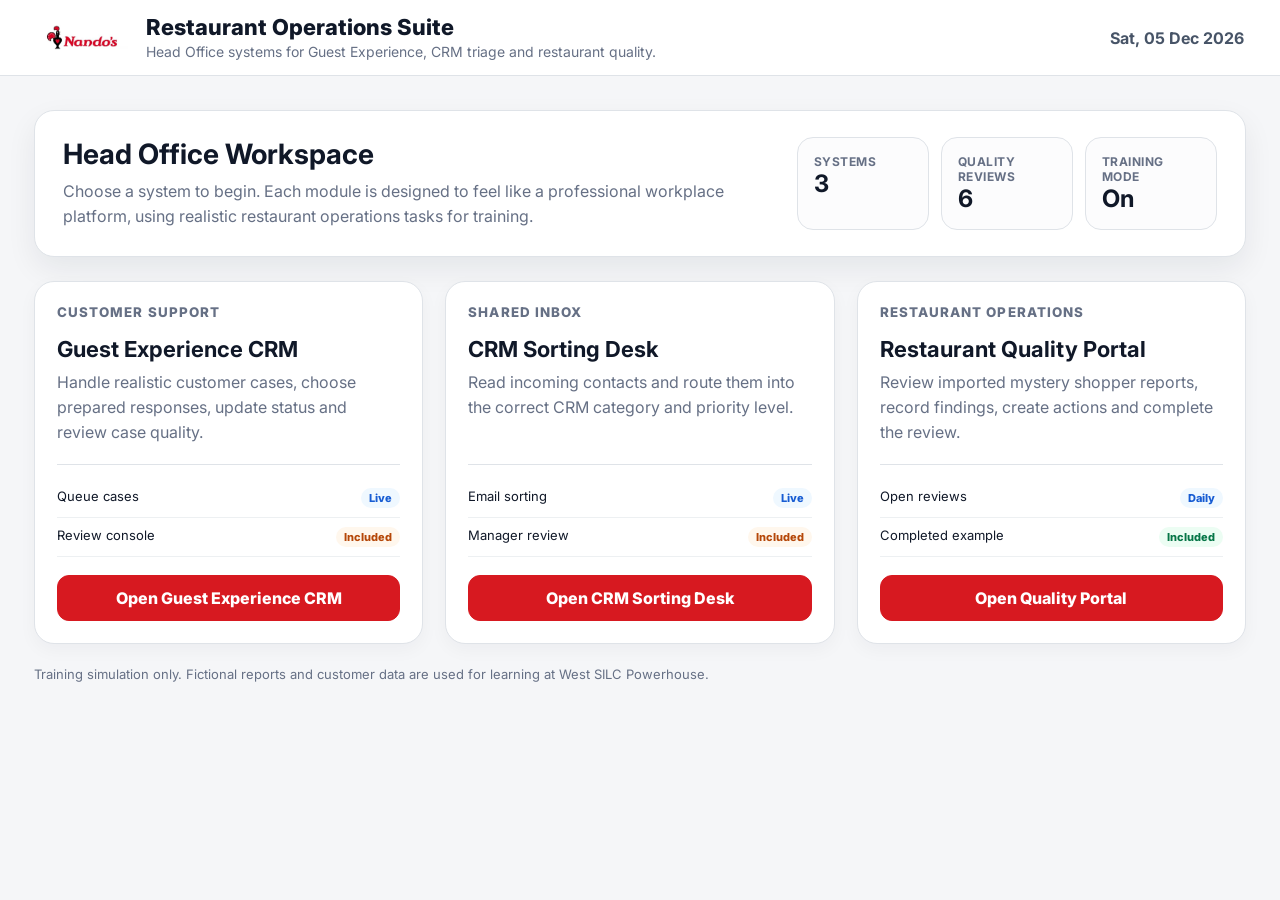
<file: index.html>
<!doctype html>
<html lang="en">
<head>
  <meta charset="UTF-8" />
  <meta name="viewport" content="width=device-width, initial-scale=1.0" />
  <title>Restaurant Operations Suite</title>
  <link rel="preconnect" href="https://fonts.googleapis.com">
  <link rel="preconnect" href="https://fonts.gstatic.com" crossorigin>
  <link href="https://fonts.googleapis.com/css2?family=Inter:wght@400;500;600;700;800&display=swap" rel="stylesheet">
  <style>
    :root{--bg:#f5f6f8;--panel:#fff;--text:#101828;--muted:#667085;--line:#dfe3e8;--red:#d71920;--red-dark:#b7181e;--blue:#175cd3;--green:#067647;--amber:#b54708;--shadow:0 12px 30px rgba(16,24,40,.07)}
    *{box-sizing:border-box} html,body{margin:0;min-height:100%;font-family:Inter,system-ui,Arial,sans-serif;background:var(--bg);color:var(--text)}
    .top{height:76px;background:#fff;border-bottom:1px solid var(--line);display:flex;align-items:center;justify-content:space-between;padding:0 36px;gap:20px}.brand{display:flex;gap:18px;align-items:center}.brand img{width:92px;height:auto;object-fit:contain}.brand h1{font-size:22px;margin:0;font-weight:800}.brand p{margin:3px 0 0;color:var(--muted);font-size:14px}.date{font-weight:700;color:#475467}.shell{padding:34px;max-width:1320px;margin:0 auto}.hero{background:#fff;border:1px solid var(--line);border-radius:20px;padding:26px 28px;box-shadow:var(--shadow);display:flex;justify-content:space-between;gap:24px;align-items:flex-start}.hero h2{margin:0 0 8px;font-size:28px}.hero p{margin:0;color:var(--muted);line-height:1.55}.status{display:grid;grid-template-columns:repeat(3,1fr);gap:12px;min-width:420px}.metric{border:1px solid var(--line);border-radius:16px;padding:16px;background:#fcfcfd}.metric strong{display:block;font-size:24px}.metric span{display:block;color:var(--muted);font-size:12px;font-weight:700;text-transform:uppercase;letter-spacing:.04em}.grid{display:grid;grid-template-columns:repeat(3,1fr);gap:22px;margin-top:24px}.card{background:#fff;border:1px solid var(--line);border-radius:20px;padding:22px;box-shadow:0 6px 18px rgba(16,24,40,.04);display:flex;flex-direction:column;min-height:310px}.card small{font-weight:800;color:#667085;text-transform:uppercase;letter-spacing:.08em}.card h3{font-size:22px;margin:16px 0 8px}.card p{color:var(--muted);line-height:1.55;margin:0 0 20px}.list{border-top:1px solid var(--line);padding-top:14px;margin-top:auto}.row{display:flex;justify-content:space-between;border-bottom:1px solid #edf0f2;padding:9px 0;font-size:13px}.pill{border-radius:999px;padding:3px 8px;font-weight:800;font-size:11px}.open{background:#eff8ff;color:var(--blue)}.done{background:#ecfdf3;color:var(--green)}.review{background:#fff7ed;color:var(--amber)}.btn{display:inline-flex;align-items:center;justify-content:center;text-decoration:none;background:#fff;color:#182230;border:1px solid var(--line);border-radius:12px;padding:12px 14px;font-weight:800;margin-top:18px}.btn.primary{background:var(--red);border-color:var(--red);color:#fff}.btn.primary:hover{background:var(--red-dark)}.footer{margin-top:22px;color:var(--muted);font-size:13px}@media(max-width:1050px){.hero,.top{align-items:flex-start}.hero{display:block}.status{min-width:0;margin-top:20px}.grid{grid-template-columns:1fr}.top{height:auto;padding:18px;display:block}.date{margin-top:12px}.shell{padding:18px}.status{grid-template-columns:1fr 1fr 1fr}}
  </style>
</head>
<body>
  <header class="top"><div class="brand"><img src="assets/nandos-logo.png" alt="Nando's"><div><h1>Restaurant Operations Suite</h1><p>Head Office systems for Guest Experience, CRM triage and restaurant quality.</p></div></div><div class="date" id="today"></div></header>
  <main class="shell">
    <section class="hero"><div><h2>Head Office Workspace</h2><p>Choose a system to begin. Each module is designed to feel like a professional workplace platform, using realistic restaurant operations tasks for training.</p></div><div class="status"><div class="metric"><span>Systems</span><strong>3</strong></div><div class="metric"><span>Quality Reviews</span><strong>6</strong></div><div class="metric"><span>Training Mode</span><strong>On</strong></div></div></section>
    <section class="grid">
      <article class="card"><small>Customer Support</small><h3>Guest Experience CRM</h3><p>Handle realistic customer cases, choose prepared responses, update status and review case quality.</p><div class="list"><div class="row"><span>Queue cases</span><span class="pill open">Live</span></div><div class="row"><span>Review console</span><span class="pill review">Included</span></div></div><a class="btn primary" href="guest-experience/index.html">Open Guest Experience CRM</a></article>
      <article class="card"><small>Shared Inbox</small><h3>CRM Sorting Desk</h3><p>Read incoming contacts and route them into the correct CRM category and priority level.</p><div class="list"><div class="row"><span>Email sorting</span><span class="pill open">Live</span></div><div class="row"><span>Manager review</span><span class="pill review">Included</span></div></div><a class="btn primary" href="crm-triage/index.html">Open CRM Sorting Desk</a></article>
      <article class="card"><small>Restaurant Operations</small><h3>Restaurant Quality Portal</h3><p>Review imported mystery shopper reports, record findings, create actions and complete the review.</p><div class="list"><div class="row"><span>Open reviews</span><span class="pill open">Daily</span></div><div class="row"><span>Completed example</span><span class="pill done">Included</span></div></div><a class="btn primary" href="quality-portal/index.html">Open Quality Portal</a></article>
    </section>
    <p class="footer">Training simulation only. Fictional reports and customer data are used for learning at West SILC Powerhouse.</p>
  </main>
  <script>document.getElementById('today').textContent=new Date().toLocaleDateString('en-GB',{weekday:'short',day:'2-digit',month:'short',year:'numeric'});</script>
</body>
</html>
</file>
